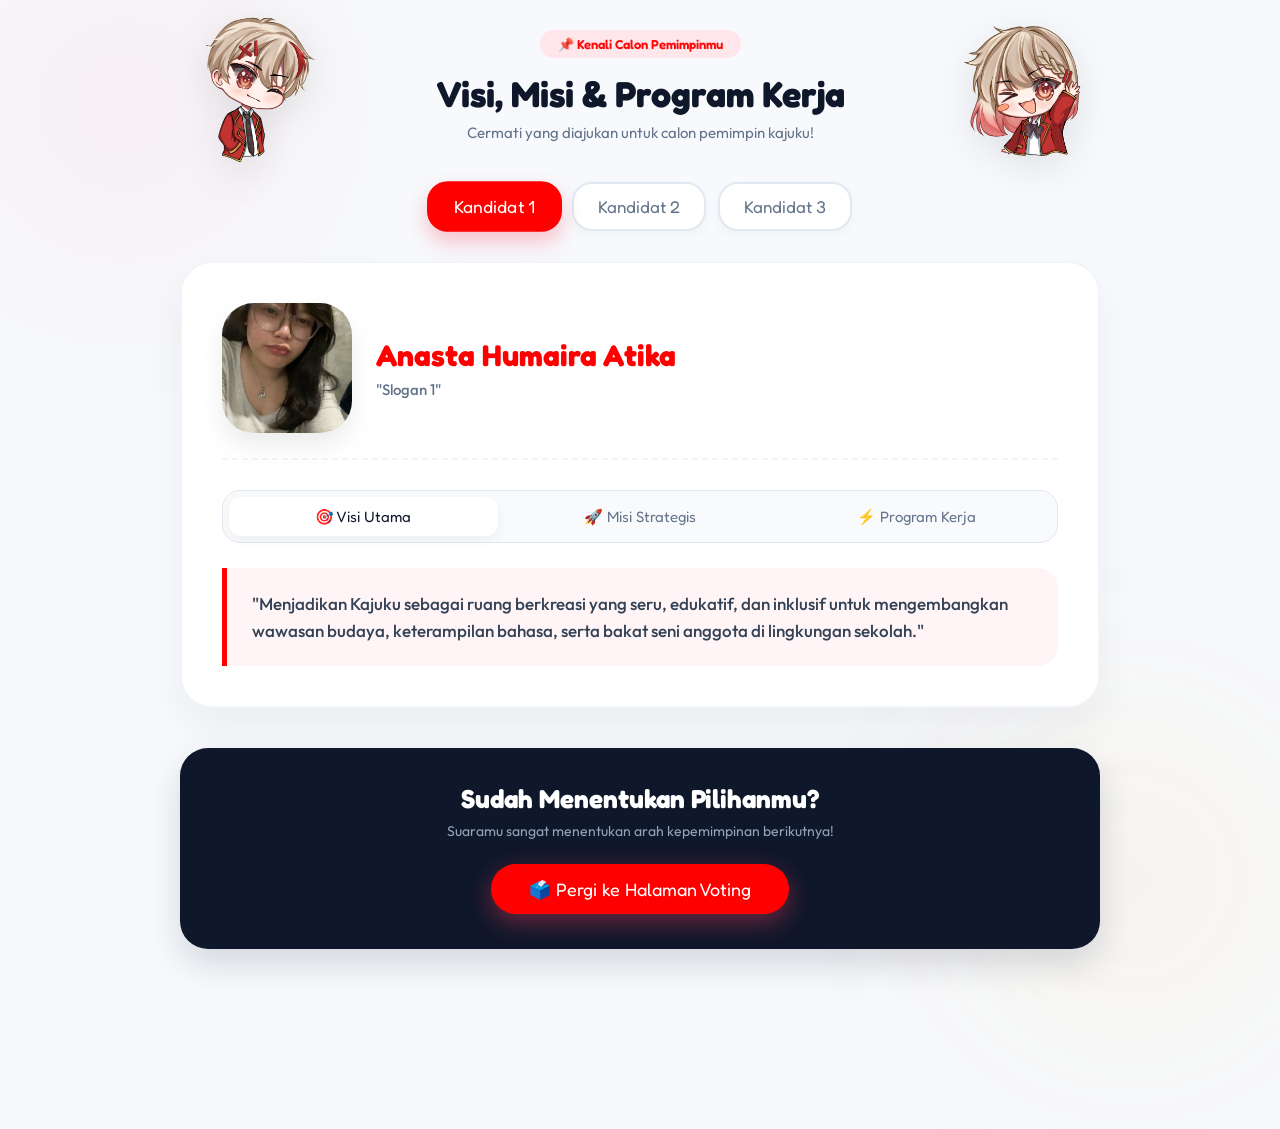
<file: index.html>
<!DOCTYPE html>
<html lang="id">
<head>
  <meta charset="UTF-8">
  <meta name="viewport" content="width=device-width, initial-scale=1.0">
  <title>Pemilihan Ketua Kajuku 2026</title>
  
  <link href="https://fonts.googleapis.com/css2?family=Fredoka:wght@500;600;700&family=Outfit:wght@400;500;600;700;800&display=swap" rel="stylesheet">
  <link rel="stylesheet" href="style.css">
</head>
<body>

  <div class="bg-blob blob-1"></div>
  <div class="bg-blob blob-2"></div>

  <div class="main-container">
    
    <div class="page-header">
      <div class="floating-character char-left">
        <div class="char-glow"></div>
        <img src="Assets/karakter_cowo.png" alt="Karakter Cowok" onerror="this.onerror=null; this.src='Assets/karakter_cowo.jpg';">
      </div>

      <div class="header-content">
        <span class="badge-pill">📌 Kenali Calon Pemimpinmu</span>
        <h1>Visi, Misi & Program Kerja</h1>
        <p>Cermati yang diajukan untuk calon pemimpin kajuku!</p>
      </div>

      <div class="floating-character char-right">
        <div class="char-glow"></div>
        <img src="Assets/karakter_cewe.png" alt="Karakter Cewek" onerror="this.onerror=null; this.src='Assets/karakter_cewe.jpg';">
      </div>
    </div>

    <!-- Tombol Switcher 3 Kandidat -->
    <div class="tab-switcher">
      <button class="tab-btn active-1" onclick="switchCandidate('1')">Kandidat 1</button>
      <button class="tab-btn" id="btn-tab-2" onclick="switchCandidate('2')">Kandidat 2</button>
      <button class="tab-btn" id="btn-tab-3" onclick="switchCandidate('3')">Kandidat 3</button>
    </div>

    <!-- KANDIDAT 1 (MERAH) -->
    <div id="card-candidate-1" class="candidate-card card-1 active">
      <div class="profile-header">
        <div class="avatar-wrapper">
          <img src="Assets/kandidat_1.png" alt="Kandidat 1" onerror="this.onerror=null; this.src='Assets/kandidat_1.jpg';">
        </div>
        <div class="profile-info">
          <h2>Anasta Humaira Atika</h2>
          <span class="tagline">"Slogan 1"</span>
        </div>
      </div>

      <div class="sub-tabs">
        <button class="sub-btn active" onclick="switchSubTab('1', 'visi', this)">🎯 Visi Utama</button>
        <button class="sub-btn" onclick="switchSubTab('1', 'misi', this)">🚀 Misi Strategis</button>
        <button class="sub-btn" onclick="switchSubTab('1', 'prokt', this)">⚡ Program Kerja</button>
      </div>

      <div id="1-visi" class="tab-content active">
        <div class="visi-box">
          "Menjadikan Kajuku sebagai ruang berkreasi yang seru,
edukatif, dan inklusif untuk mengembangkan
wawasan budaya, keterampilan bahasa, serta bakat
seni anggota di lingkungan sekolah."
        </div>
      </div>

      <div id="1-misi" class="tab-content">
        <ul class="list-container">
          <li class="list-item"><span class="list-icon">1</span><div>Pembelajaran Interaktif dengan metode
permainan, simulasi, dan praktik langsung.</div></li>
          <li class="list-item"><span class="list-icon">2</span><div>Memfasilitasi segala minat anggota di berbagai
bidang secara terarah.</div></li>
          <li class="list-item"><span class="list-icon">3</span><div>Mengadakan kegiatan keakraban rutin yang
mempererat hubungan antar-anggota maupun
lintas ekskul.</div></li>
          <li class="list-item"><span class="list-icon">4</span><div>Menunjukkan kepada pihak sekolah dan siswa lain
bahwa Kajuku mampu menjadi wadah yang
produktif dan berprestasi.</div></li>
        </ul>
      </div>

      <div id="1-prokt" class="tab-content">
        <ul class="list-container">
          <li class="list-item"><span class="list-icon">✓</span><div><strong>Beyond Bond:</strong> Mengadakan bonding time untukmempererat koneksi antar-anggota Kajuku.</div></li>
          <li class="list-item"><span class="list-icon">✓</span><div><strong>KajuTales:</strong> Membuat mini exhibit, dan story interaktif di sosial media Kajuku.</div></li>
          <li class="list-item"><span class="list-icon">✓</span><div><strong>Creajuku:</strong> Mengadakan proyek kreativitas media sosial untuk anggota.</div></li>
          <li class="list-item"><span class="list-icon">✓</span><div><strong>Insight:</strong> Mengadakan workshop bersama alumni/pembina Kajuku.</div></li>
        </ul>
      </div>
    </div>

    <!-- KANDIDAT 2 (KUNING) -->
    <div id="card-candidate-2" class="candidate-card card-2">
      <div class="profile-header">
        <div class="avatar-wrapper">
          <img src="Assets/kandidat_2.png" alt="Kandidat 2" onerror="this.onerror=null; this.src='Assets/kandidat_2.jpg';">
        </div>
        <div class="profile-info">
          <h2>Nasywa Ivana Maharani</h2>
          <span class="tagline">"Slogan 2"</span>
        </div>
      </div>

      <div class="sub-tabs">
        <button class="sub-btn active" onclick="switchSubTab('2', 'visi', this)">🎯 Visi Utama</button>
        <button class="sub-btn" onclick="switchSubTab('2', 'misi', this)">🚀 Misi Strategis</button>
        <button class="sub-btn" onclick="switchSubTab('2', 'prokt', this)">⚡ Program Kerja</button>
      </div>

      <div id="2-visi" class="tab-content active">
        <div class="visi-box">
          "Menjadikan Japanese Club sebagai wadah yang mampu mewadahi berbagai minat dan tujuan anggota, sekaligus menjadi tempat untuk belajar, sharing informasi, berproses, dan berkembang bersama."
        </div>
      </div>

      <div id="2-misi" class="tab-content">
        <ul class="list-container">
          <li class="list-item"><span class="list-icon">1</span><div>Menciptakan kegiatan Japanese Club yang menarik, aktif, dan bisa diikuti oleh anggota dengan minat dan tujuan yang berbeda-beda.</div></li>
          <li class="list-item"><span class="list-icon">2</span><div>Mengembangkan kemampuan anggota dalam bahasa Jepang sekaligus memperluas wawasan tentang budaya, pendidikan, dan kehidupan di Jepang.</div></li>
          <li class="list-item"><span class="list-icon">3</span><div>Mendukung anggota yang memiliki rencana untuk melanjutkan pendidikan di Jepang dengan berbagi informasi dan pengalaman yang relevan.</div></li>
          <li class="list-item"><span class="list-icon">4</span><div>Membangun lingkungan Japanese Club yang nyaman, saling mendukung, dan mendorong setiap anggota untuk berani berkembang serta mencoba hal-hal baru.</div></li>
          <li class="list-item"><span class="list-icon">5</span><div>Menjalin Kerjasama dengan club/komunitas Jepang lainnya, sehingga dapat menambah wawasan dan pengetahuan.</div></li>
        </ul>
      </div>

      <div id="2-prokt" class="tab-content">
        <ul class="list-container">
          <li class="list-item"><span class="list-icon">✓</span><div><strong>KAI:</strong> Program yang mengumpulkan berbagai kesempatan untuk anggota, seperti info beasiswa, lomba, pertukaran pelajar, universitas di Jepang, volunteer, dan kegiatan yang berhubungan dengan Jepang, lalu dibagikan secara rutin.</div></li>
          <li class="list-item"><span class="list-icon">✓</span><div><strong>Japan Fact:</strong> Setiap pertemuan, anggota membagikan 1 fakta menarik tentang Jepang secara singkat. Topiknya bisa seputar budaya, bahasa, makanan, sejarah, teknologi, hingga kehidupan sehari-hari.</div></li>
        </ul>
      </div>
    </div>

    <!-- KANDIDAT 3 (EMAS) -->
    <div id="card-candidate-3" class="candidate-card card-3">
      <div class="profile-header">
        <div class="avatar-wrapper">
          <img src="Assets/kandidat_3.png" alt="Kandidat 3" onerror="this.onerror=null; this.src='Assets/kandidat_3.jpg';">
        </div>
        <div class="profile-info">
          <h2>Alfarrezal Raditya Syam</h2>
          <span class="tagline">"Slogan 3"</span>
        </div>
      </div>

      <div class="sub-tabs">
        <button class="sub-btn active" onclick="switchSubTab('3', 'visi', this)">🎯 Visi Utama</button>
        <button class="sub-btn" onclick="switchSubTab('3', 'misi', this)">🚀 Misi Strategis</button>
        <button class="sub-btn" onclick="switchSubTab('3', 'prokt', this)">⚡ Program Kerja</button>
      </div>

      <div id="3-visi" class="tab-content active">
        <div class="visi-box">
          "Meningkatkan minat orang-orang untuk ikut
bergabung ekskul serta membuat anggota ekskul
merasa nyaman dalam kegiatan. Dan juga membuat
ekskul menjadi lebih dikenal."
        </div>
      </div>

      <div id="3-misi" class="tab-content">
        <ul class="list-container">
          <li class="list-item"><span class="list-icon">1</span><div>Menghadirkan pembelajaran yang interaktif dan
tidak membosankan.</div></li>
          <li class="list-item"><span class="list-icon">2</span><div>Mengadakan dan mengikuti kegiatan yang tidak
terpaku dalam lingkup sekolah saja.</div></li>
          <li class="list-item"><span class="list-icon">3</span><div>Membuat tanda pengenal sebagai identitas
anggota.</div></li>
        </ul>
      </div>

      <div id="3-prokt" class="tab-content">
        <ul class="list-container">
          <li class="list-item"><span class="list-icon">✓</span><div><strong>A 4 R</strong> </div></li>
          <li class="list-item"><span class="list-icon">✓</span><div><strong>HOGAHON</strong> </div></li>
          <li class="list-item"><span class="list-icon">✓</span><div><strong>MIBUNSHO</strong> </div></li>
        </ul>
      </div>
    </div>

    <div class="voting-banner">
      <h3>Sudah Menentukan Pilihanmu?</h3>
      <p>Suaramu sangat menentukan arah kepemimpinan berikutnya!</p>
      <a href="vote.html" class="btn-vote-now">🗳️ Pergi ke Halaman Voting</a>
    </div>

  </div>

  <script src="script.js"></script>
</body>
</html>
</file>
<file: style.css>
* {
  box-sizing: border-box;
  margin: 0;
  padding: 0;
  -webkit-tap-highlight-color: transparent;
}

body {
  font-family: 'Outfit', -apple-system, BlinkMacSystemFont, sans-serif;
  background-color: #f7f9fc;
  color: #1e293b;
  min-height: 100vh;
  padding: 30px 20px;
  position: relative;
  overflow-x: hidden;
}

.bg-blob {
  position: absolute;
  border-radius: 50%;
  filter: blur(100px);
  z-index: 0;
  pointer-events: none;
  opacity: 0.6;
}

.blob-1 {
  width: 450px; height: 450px;
  background: radial-gradient(circle, rgba(255, 59, 92, 0.15) 0%, rgba(255, 255, 255, 0) 70%);
  top: -120px; left: -100px;
}
.blob-2 {
  width: 500px; height: 500px;
  background: radial-gradient(circle, rgba(245, 158, 11, 0.15) 0%, rgba(255, 255, 255, 0) 70%);
  bottom: -150px; right: -100px;
}

.main-container {
  max-width: 920px;
  margin: 0 auto;
  position: relative;
  z-index: 1;
}

.page-header {
  position: relative;
  text-align: center;
  margin-bottom: 40px;
  padding: 0 140px;
}

.header-content { position: relative; z-index: 2; }

.badge-pill {
  display: inline-flex; align-items: center; gap: 6px;
  background: #ffe6eb; color: #ff0808;
  font-family: 'Fredoka', sans-serif; font-size: 13px; font-weight: 600;
  padding: 6px 18px; border-radius: 30px; margin-bottom: 14px;
}

.page-header h1 {
  font-family: 'Fredoka', sans-serif; font-size: 36px; color: #0f172a; margin-bottom: 8px;
}

.page-header p { color: #64748b; font-size: 15px; max-width: 500px; margin: 0 auto; }

.floating-character {
  position: absolute; top: 50%; transform: translateY(-50%); z-index: 3; pointer-events: none;
}
.floating-character img { width: 140px; height: auto; filter: drop-shadow(0 10px 20px rgba(0, 0, 0, 0.1)); }
.char-left { left: 0px; animation: floatHeaderLeft 3.5s ease-in-out infinite; }
.char-right { right: 0px; animation: floatHeaderRight 3.5s ease-in-out infinite 0.5s; }

@keyframes floatHeaderLeft {
  0%, 100% { transform: translateY(-50%) rotate(-3deg); }
  50% { transform: translateY(-58%) rotate(3deg); }
}
@keyframes floatHeaderRight {
  0%, 100% { transform: translateY(-50%) rotate(3deg); }
  50% { transform: translateY(-42%) rotate(-3deg); }
}

/* Tab Switcher 3 Kandidat */
.tab-switcher {
  display: flex; justify-content: center; gap: 12px; margin-bottom: 30px; flex-wrap: wrap;
}

.tab-btn {
  background: #ffffff; border: 2px solid #e2e8f0; padding: 12px 24px;
  border-radius: 20px; font-family: 'Fredoka', sans-serif; font-size: 17px;
  color: #64748b; cursor: pointer; transition: all 0.25s cubic-bezier(0.34, 1.56, 0.64, 1);
  box-shadow: 0 4px 12px rgba(0, 0, 0, 0.03);
}

.tab-btn:hover { transform: translateY(-3px); border-color: #cbd5e1; color: #1e293b; }

.tab-btn.active-1 {
  background: #ff0000; border-color: #ff0000; color: #ffffff;
  box-shadow: 0 10px 20px rgba(255, 59, 92, 0.3); transform: scale(1.03);
}
.tab-btn.active-2 {
  background: #f59e0b; border-color: #f59e0b; color: #ffffff;
  box-shadow: 0 10px 20px rgba(245, 158, 11, 0.3); transform: scale(1.03);
}
.tab-btn.active-3 {
  background: linear-gradient(135deg, #d97706 0%, #b45309 100%); border-color: #d97706; color: #ffffff;
  box-shadow: 0 10px 20px rgba(217, 119, 6, 0.3); transform: scale(1.03);
}

/* Card Profil */
.candidate-card {
  display: none; background: #ffffff; border-radius: 32px; padding: 40px;
  box-shadow: 0 20px 40px rgba(15, 23, 42, 0.05); border: 2px solid #f1f5f9;
}
.candidate-card.active { display: block; animation: cardEntrance 0.4s cubic-bezier(0.16, 1, 0.3, 1); }

@keyframes cardEntrance {
  from { opacity: 0; transform: translateY(20px) scale(0.98); }
  to { opacity: 1; transform: translateY(0); scale(1); }
}

.profile-header {
  display: flex; align-items: center; gap: 24px; margin-bottom: 30px; padding-bottom: 25px; border-bottom: 2px dashed #f1f5f9;
}

.avatar-wrapper {
  width: 130px; height: 130px; border-radius: 32px; overflow: hidden;
  display: flex; align-items: center; justify-content: center; flex-shrink: 0;
  box-shadow: 0 12px 25px rgba(0, 0, 0, 0.08); animation: profileFloat 3.5s ease-in-out infinite;
}
@keyframes profileFloat {
  0%, 100% { transform: translateY(0) rotate(0deg); }
  50% { transform: translateY(-8px) rotate(2deg); }
}

.avatar-wrapper img { width: 100%; height: 100%; object-fit: cover; }

.profile-info h2 { font-family: 'Fredoka', sans-serif; font-size: 30px; margin-bottom: 6px; }
.card-1 .profile-info h2 { color: #ff0000; }
.card-2 .profile-info h2 { color: #d97706; }
.card-3 .profile-info h2 { color: #b45309; }

.tagline { font-size: 15px; color: #64748b; font-weight: 500; line-height: 1.4; }

.sub-tabs {
  display: flex; gap: 8px; margin-bottom: 25px; background: #f8fafc; padding: 6px; border-radius: 18px; border: 1px solid #e2e8f0;
}
.sub-btn {
  flex: 1; background: transparent; border: none; padding: 10px 16px;
  font-family: 'Fredoka', sans-serif; font-size: 15px; color: #64748b; cursor: pointer; border-radius: 12px; transition: all 0.2s ease;
}
.sub-btn:hover { color: #1e293b; }
.sub-btn.active { background: #ffffff; color: #0f172a; box-shadow: 0 4px 12px rgba(0, 0, 0, 0.05); }

.tab-content { display: none; line-height: 1.7; }
.tab-content.active { display: block; }

.visi-box {
  background: #f8fafc; border-left: 5px solid; padding: 22px 25px;
  border-radius: 0 20px 20px 0; font-size: 17px; font-weight: 500; color: #334155; line-height: 1.6;
}
.card-1 .visi-box { border-color: #ff0000; background: #fff5f7; }
.card-2 .visi-box { border-color: #f59e0b; background: #fffbeb; }
.card-3 .visi-box { border-color: #d97706; background: #fef3c7; }

.list-container { list-style: none; display: flex; flex-direction: column; gap: 12px; }
.list-item {
  display: flex; align-items: flex-start; gap: 14px; background: #ffffff;
  padding: 16px 20px; border-radius: 18px; border: 1.5px solid #f1f5f9; box-shadow: 0 4px 10px rgba(0, 0, 0, 0.02);
}
.list-icon {
  width: 32px; height: 32px; border-radius: 10px; display: flex; align-items: center; justify-content: center;
  font-family: 'Fredoka', sans-serif; font-size: 15px; font-weight: 700; flex-shrink: 0;
}
.card-1 .list-icon { background: #ffe6eb; color: #ff0000; }
.card-2 .list-icon { background: #fef3c7; color: #d97706; }
.card-3 .list-icon { background: #fef3c7; color: #b45309; }

.voting-banner {
  margin-top: 40px; text-align: center; background: #0f172a; padding: 35px 25px;
  border-radius: 28px; color: #ffffff; box-shadow: 0 15px 35px rgba(15, 23, 42, 0.15);
}
.voting-banner h3 { font-family: 'Fredoka', sans-serif; font-size: 26px; margin-bottom: 8px; }
.voting-banner p { color: #94a3b8; font-size: 14px; margin-bottom: 24px; }

.btn-vote-now {
  display: inline-flex; align-items: center; gap: 10px; background: #ff0000; color: #ffffff;
  text-decoration: none; font-family: 'Fredoka', sans-serif; font-size: 18px;
  padding: 14px 38px; border-radius: 50px; box-shadow: 0 8px 25px rgba(255, 59, 92, 0.4); transition: all 0.3s;
}
.btn-vote-now:hover { transform: translateY(-4px) scale(1.03); background: #ff002b; }

@media (max-width: 900px) {
  .page-header { padding: 0; }
  .floating-character { display: none; }
}
@media (max-width: 640px) {
  .profile-header { flex-direction: column; text-align: center; }
  .avatar-wrapper { width: 110px; height: 110px; }
  .candidate-card { padding: 24px 18px; }
  .tab-switcher { flex-direction: column; }
}
</file>
